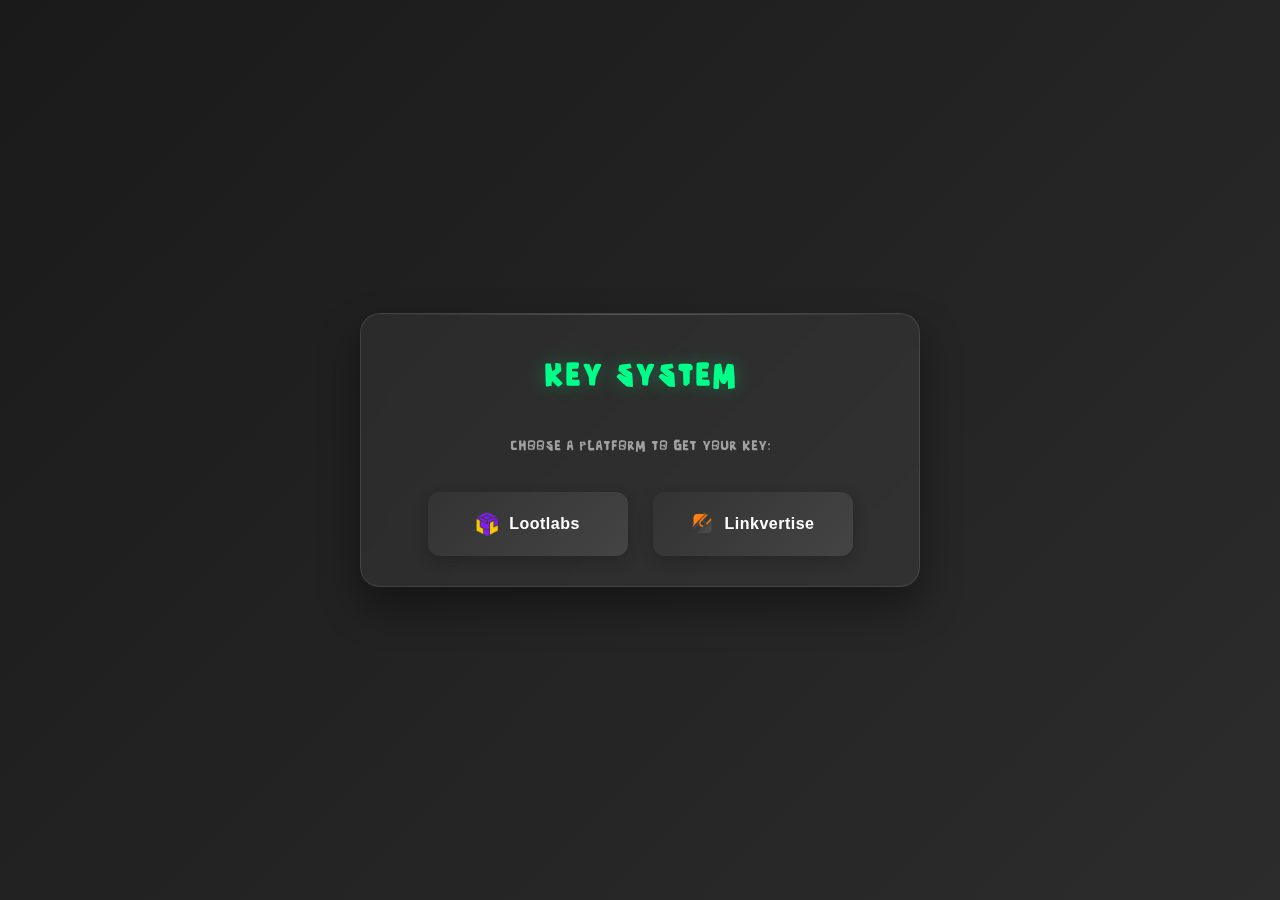
<file: index.html>
<html lang="en">
<head>
    <meta charset="UTF-8">
    <meta name="viewport" content="width=device-width, initial-scale=1.0">
    <title>Key System</title>
    <link rel="stylesheet" href="styles.css">
</head>
<body>
    <div class="container">
        <div class="key-system">
            <h1>Key System</h1>
            <p>Choose a platform to get your key:</p>
            <div class="button-container">
                <button id="lootlabs" class="key-button">
                    <span class="platform-name">
                        <img src="0x0.png" alt="Lootlabs Icon" class="platform-icon">
                        Lootlabs
                    </span>
                </button>
                <button id="linkvertise" class="key-button">
                    <span class="platform-name">
                        <img src="logoLinkvertise-Inh-Marc-Winter-255864DE-2101131647.png" alt="Linkvertise Icon" class="platform-icon">
                        Linkvertise
                    </span>
                </button>
            </div>
        </div>
    </div>
    <script src="main.js"></script>
</body>
  </html>
</file>
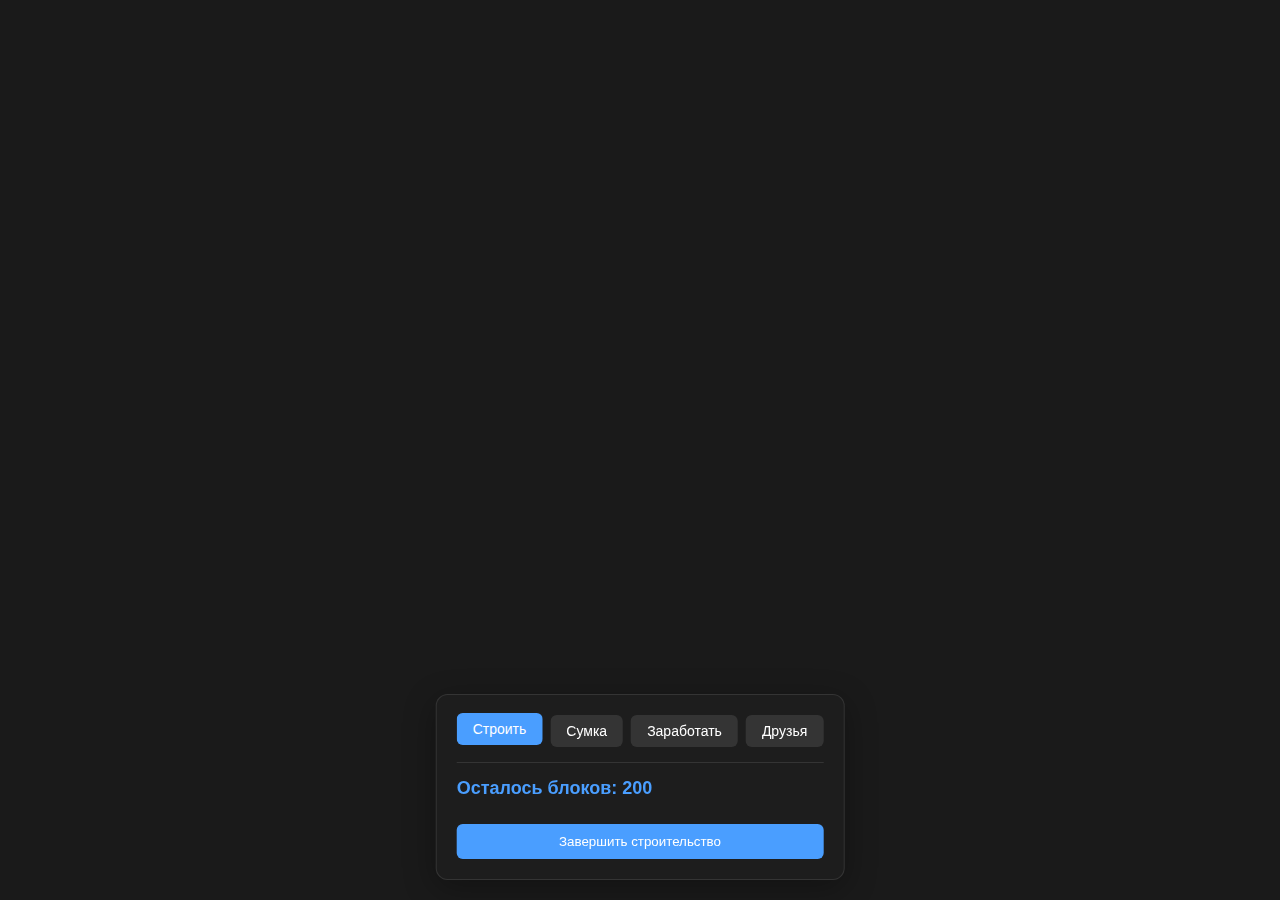
<file: FAGO.html>
<html lang="ru">
<head>
  <meta charset="UTF-8">
  <meta name="viewport" content="width=device-width, initial-scale=1.0">
  <title>FAGO - Строительство из Блоков</title>
  <link rel="stylesheet" href="FAGOStyles.css">
  <script type="importmap">
  {
    "imports": {
      "three": "https://unpkg.com/three@0.152.2/build/three.module.js",
      "OrbitControls": "https://unpkg.com/three@0.152.2/examples/jsm/controls/OrbitControls.js"
    }
  }
  </script>
</head>
<body>
  <div id="tabs">
    <div id="tabsNav">
      <button data-tab="build" class="active">Строить</button>
      <button data-tab="bag">Сумка</button>
      <button data-tab="earn">Заработать</button>
      <button data-tab="friends">Друзья</button>
    </div>
    <div id="tabsContent">
      <div id="tab-build" class="tab-panel active">
        <div id="blockCount">Осталось блоков: 200</div>
        <button id="finishBuildBtn">Завершить строительство</button>
      </div>
      <div id="tab-bag" class="tab-panel">
        <h3>Ваши постройки</h3>
        <ul id="bagList"></ul>
      </div>
      <div id="tab-earn" class="tab-panel">
        <h3>Задания</h3>
        <p>Нет доступных заданий.</p>
      </div>
      <div id="tab-friends" class="tab-panel">
        <h3>Друзья</h3>
        <button id="copyLink">Скопировать ссылку</button>
        <span id="copyMsg" style="display:none;">Ссылка скопирована!</span>
      </div>
    </div>
  </div>
  
  <div id="notification" class="notification"></div>
  
  <div id="gameContainer"></div>
  
  <script type="module" src="FAGOMain.js"></script>
</body>
</html>
</file>
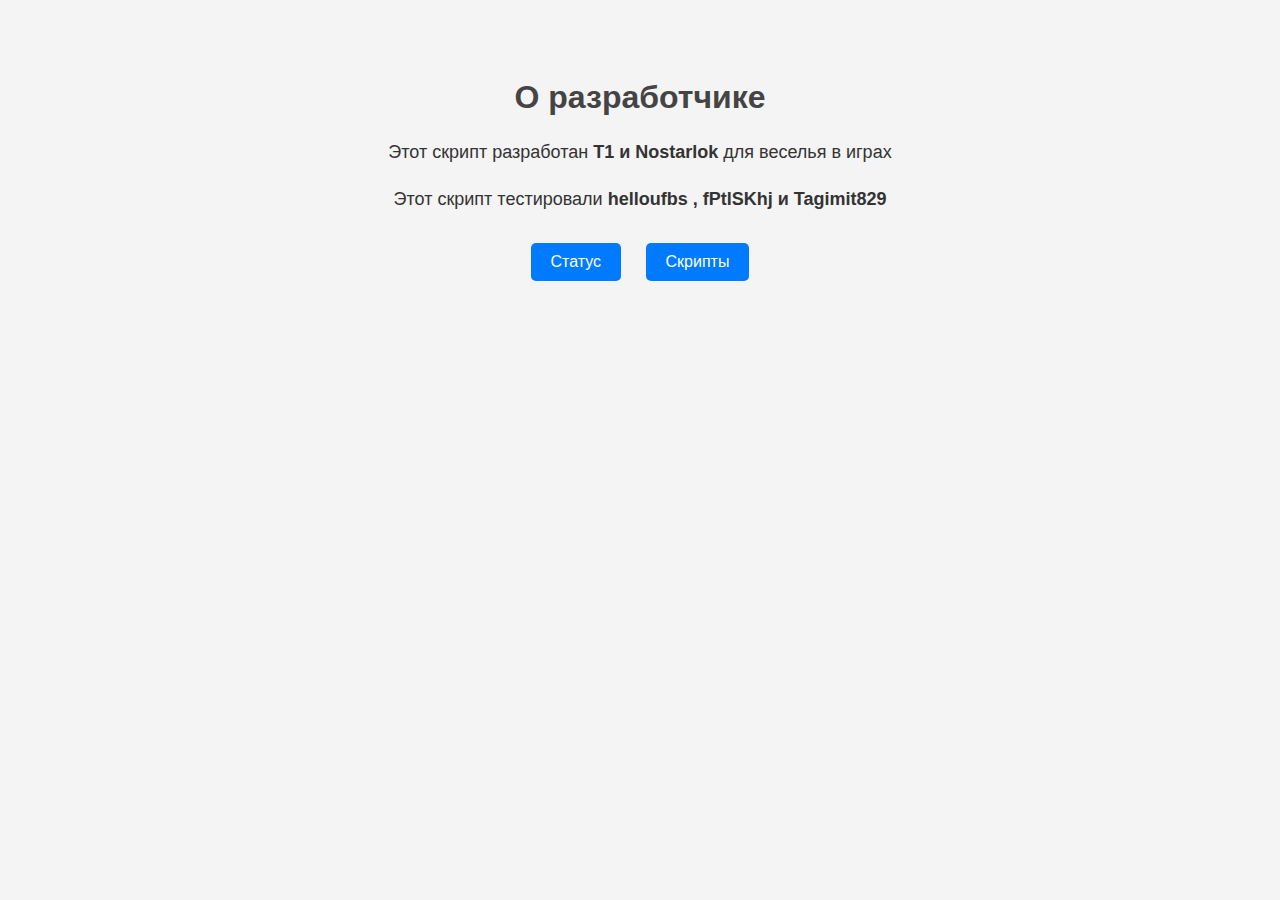
<file: main.html>
<!DOCTYPE html>
<html lang="ru">
<head>
    <meta charset="UTF-8">
    <meta name="viewport" content="width=device-width, initial-scale=1.0">
    <title>О разработчике</title>
    <meta name="description" content="T1 Hub - разрабы и бета-тестеры для Doors и TSB.">
    <meta name="keywords" content="Doors и TSB, скрипты, разработка">
    <link rel="icon" href="https://raw.githubusercontent.com/Over-Nixeolex-Heavor/T1.hub/refs/heads/main/t1_remake.ico" type="image/x-icon">
    <link rel="shortcut icon" href="https://raw.githubusercontent.com/Over-Nixeolex-Heavor/T1.hub/refs/heads/main/t1_remake.ico" type="image/x-icon">
    <style>
        body {
            font-family: Arial, sans-serif;
            background-color: #f4f4f4;
            color: #333;
            text-align: center;
            padding: 50px;
        }
        h1 {
            color: #444;
        }
        p {
            font-size: 18px;
            line-height: 1.6;
        }
        .buttons {
            margin-top: 20px;
        }
        .buttons a {
            display: inline-block;
            margin: 10px;
            padding: 10px 20px;
            font-size: 16px;
            color: #fff;
            background-color: #007BFF;
            text-decoration: none;
            border-radius: 5px;
            transition: background-color 0.3s ease;
        }
        .buttons a:hover {
            background-color: #0056b3;
        }
    </style>
</head>
<body>
    <h1>О разработчике</h1>
    <p>Этот скрипт разработан <strong>T1 и Nostarlok</strong> для веселья в играх</p>
    <p>Этот скрипт тестировали <strong>helloufbs , fPtlSKhj и Tagimit829</strong> </p>

    <div class="buttons">
        <a href="https://over-nixeolex-heavor.github.io/T1.hub/Status.html" target="_blank">Статус</a>
        <a href="https://over-nixeolex-heavor.github.io/T1.hub/Scripts.html" target="_blank">Скрипты</a>
    </div>

    <script>
        // Пример простого JavaScript
        document.querySelector('h1').addEventListener('click', function() {
            alert('Спасибо за внимание!');
        });
    </script>
</body>
</html>
</file>
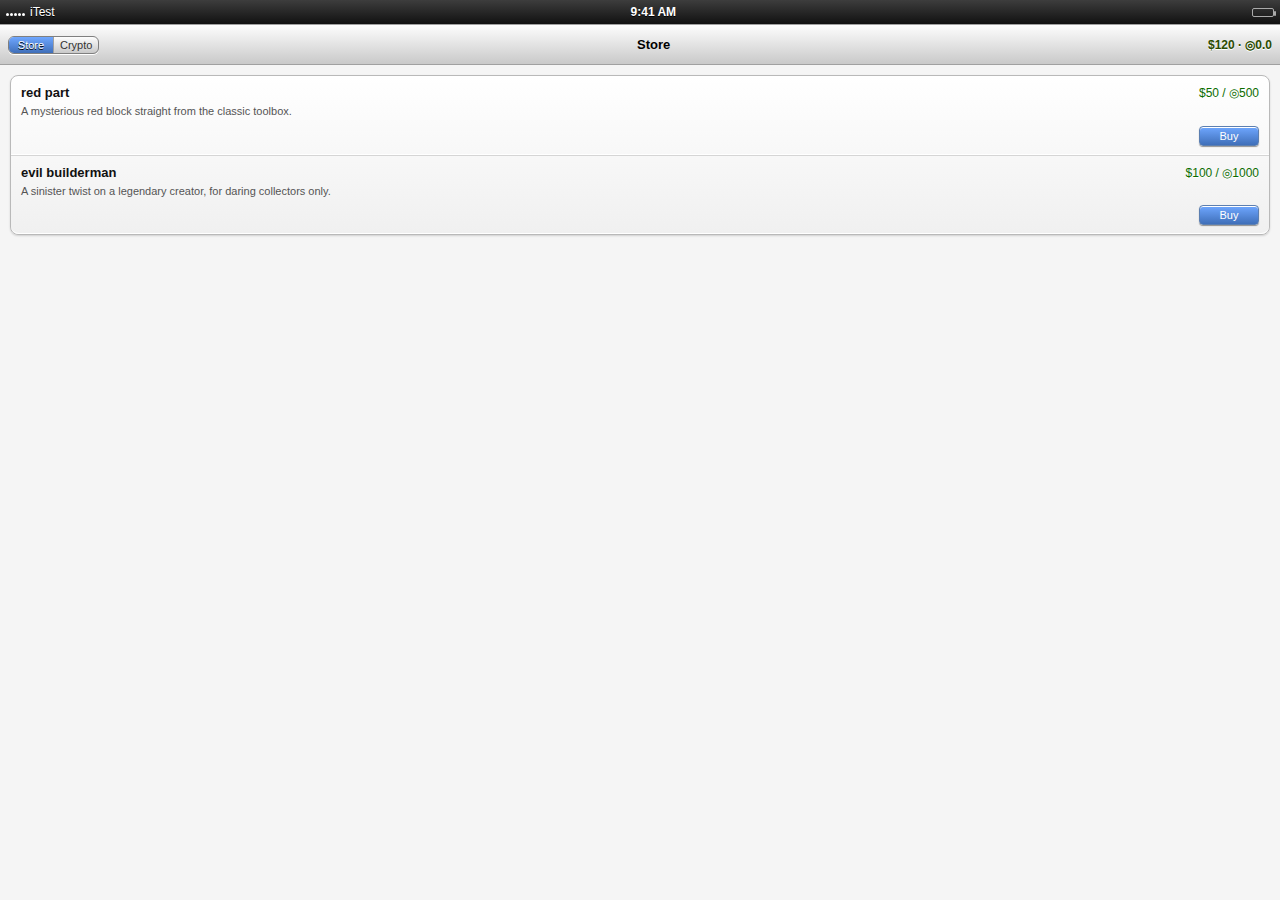
<file: retromodelstore.html>
<!DOCTYPE html>
<html lang="en">
<head>
  <meta charset="UTF-8" />
  <title>iOS 2 Test App</title>
  <meta name="viewport" content="width=device-width, initial-scale=1, viewport-fit=cover" />
  <link rel="stylesheet" href="retromodelstore.css" />
</head>
<body>
  <div class="status-bar">
    <div class="status-left">
      <span class="signal-dots">
        <span></span><span></span><span></span><span></span><span></span>
      </span>
      <span class="carrier">iTest</span>
    </div>
    <div class="status-center">9:41 AM</div>
    <div class="status-right">
      <span class="battery">
        <span class="battery-level"></span>
      </span>
    </div>
  </div>

  <div class="app-window app-root">
    <div class="app-nav">
      <span class="app-nav-side"></span>
      <span class="app-title" id="app-title"></span>
      <span class="app-balance" id="app-balance"></span>
    </div>
    <div class="app-content" id="app-content"></div>
  </div>

  <script type="module" src="retromodelstore.js"></script>
</body>
</html>
</file>
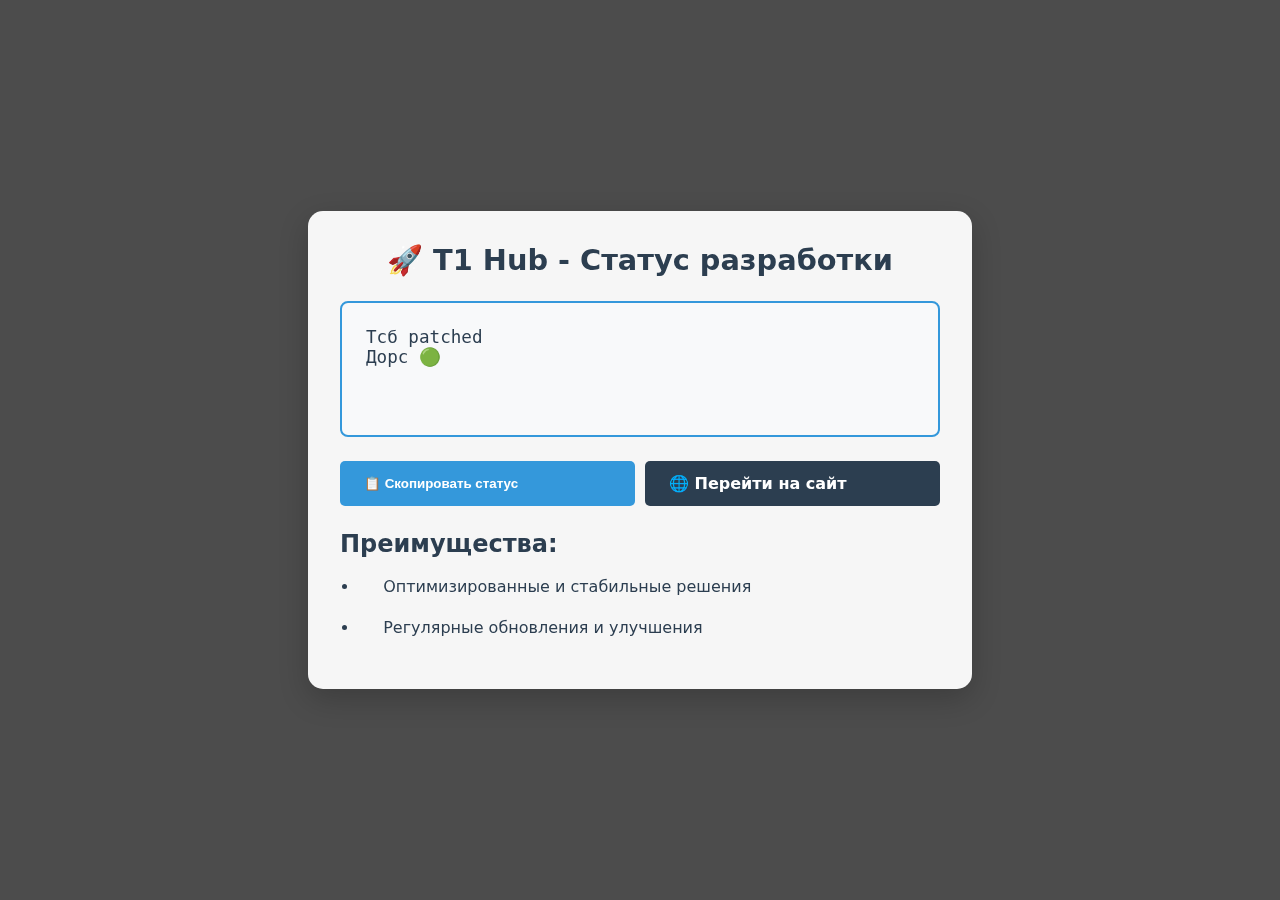
<file: Status.html>
<!DOCTYPE html>
<html lang="ru">
<head>
    <meta charset="UTF-8">
    <meta name="viewport" content="width=device-width, initial-scale=1.0">
    <title>T1 Hub - Статус</title>
    <meta name="description" content="T1 Hub - разработка скриптов для Doors и TSB.">
    <meta name="keywords" content="Doors и TSB, скрипты, разработка">
    <link rel="icon" href="https://raw.githubusercontent.com/Over-Nixeolex-Heavor/T1.hub/refs/heads/main/t1_remake.ico" type="image/x-icon">
    <link rel="shortcut icon" href="https://raw.githubusercontent.com/Over-Nixeolex-Heavor/T1.hub/refs/heads/main/t1_remake.ico" type="image/x-icon">
</head>
<body style="margin: 0; font-family: 'Segoe UI', system-ui, sans-serif; min-height: 100vh; background: linear-gradient(rgba(0, 0, 0, 0.7), rgba(0, 0, 0, 0.7)), url('https://i.ibb.co/Fbkk9Ld/photo-2024-12-24-15-19-06.jpg') center/cover fixed; display: flex; justify-content: center; align-items: center; color: #ecf0f1;">
    <div style="background: rgba(255, 255, 255, 0.95); padding: 2rem; border-radius: 15px; box-shadow: 0 10px 30px rgba(0, 0, 0, 0.2); width: 90%; max-width: 600px; margin: 20px; backdrop-filter: blur(10px); color: #2c3e50;">
        <h1 style="color: #2c3e50; margin: 0 0 1.5rem; font-size: 1.8rem; text-align: center;">🚀 T1 Hub - Статус разработки</h1>
        
        <div style="background: #f8f9fa; border: 2px solid #3498db; border-radius: 8px; padding: 1rem; margin-bottom: 1.5rem; position: relative;">
            <textarea id="textInput" readonly style="width: 100%; height: 80px; border: none; background: transparent; resize: none; font-family: monospace; font-size: 1.1rem; color: #2c3e50; padding: 0.5rem;">Тсб patched
Дорс 🟢</textarea>
        </div>

        <div style="display: flex; flex-wrap: wrap; gap: 10px; justify-content: center; margin-bottom: 1.5rem;">
            <button id="copyButton" style="padding: 0.8rem 1.5rem; border: none; border-radius: 5px; cursor: pointer; transition: all 0.3s ease; font-weight: 600; display: flex; align-items: center; gap: 8px; background: #3498db; color: white; flex: 1; min-width: 150px;">📋 Скопировать статус</button>
            <a href="https://over-nixeolex-heavor.github.io/T1.hub/Scripts.html" target="_blank" style="padding: 0.8rem 1.5rem; border: none; border-radius: 5px; cursor: pointer; font-weight: 600; display: flex; align-items: center; gap: 8px; background: #2c3e50; color: white; text-decoration: none; flex: 1; min-width: 150px;">🌐 Перейти на сайт</a>
        </div>
        
        <div>
            <h2 style="color: #2c3e50; margin-bottom: 1rem;">Преимущества:</h2>
            <ul style="text-align: left; padding-left: 1.2rem;">
                <li style="margin-bottom: 1rem; line-height: 1.6; position: relative; padding-left: 1.5rem;">Оптимизированные и стабильные решения</li>
                <li style="margin-bottom: 1rem; line-height: 1.6; position: relative; padding-left: 1.5rem;">Регулярные обновления и улучшения</li>
            </ul>
        </div>
    </div>

    <div id="notification" style="position: fixed; top: 20px; right: -300px; background: #27ae60; color: white; padding: 1rem 2rem; border-radius: 5px; transition: right 0.3s ease;">Текст скопирован!</div>

    <script>
        const copyButton = document.getElementById('copyButton');
        const notification = document.getElementById('notification');

        function showNotification() {
            notification.style.right = '20px';
            setTimeout(() => {
                notification.style.right = '-300px';
            }, 2000);
        }

        copyButton.addEventListener('click', () => {
            const text = document.getElementById('textInput').value;
            navigator.clipboard.writeText(text)
                .then(() => {
                    showNotification();
                    copyButton.textContent = '✅ Скопировано!';
                    setTimeout(() => {
                        copyButton.textContent = '📋 Скопировать статус';
                    }, 1500);
                })
                .catch(err => {
                    console.error('Ошибка копирования:', err);
                    alert('Не удалось скопировать текст');
                });
        });
    </script>
</body>
</html>
</file>
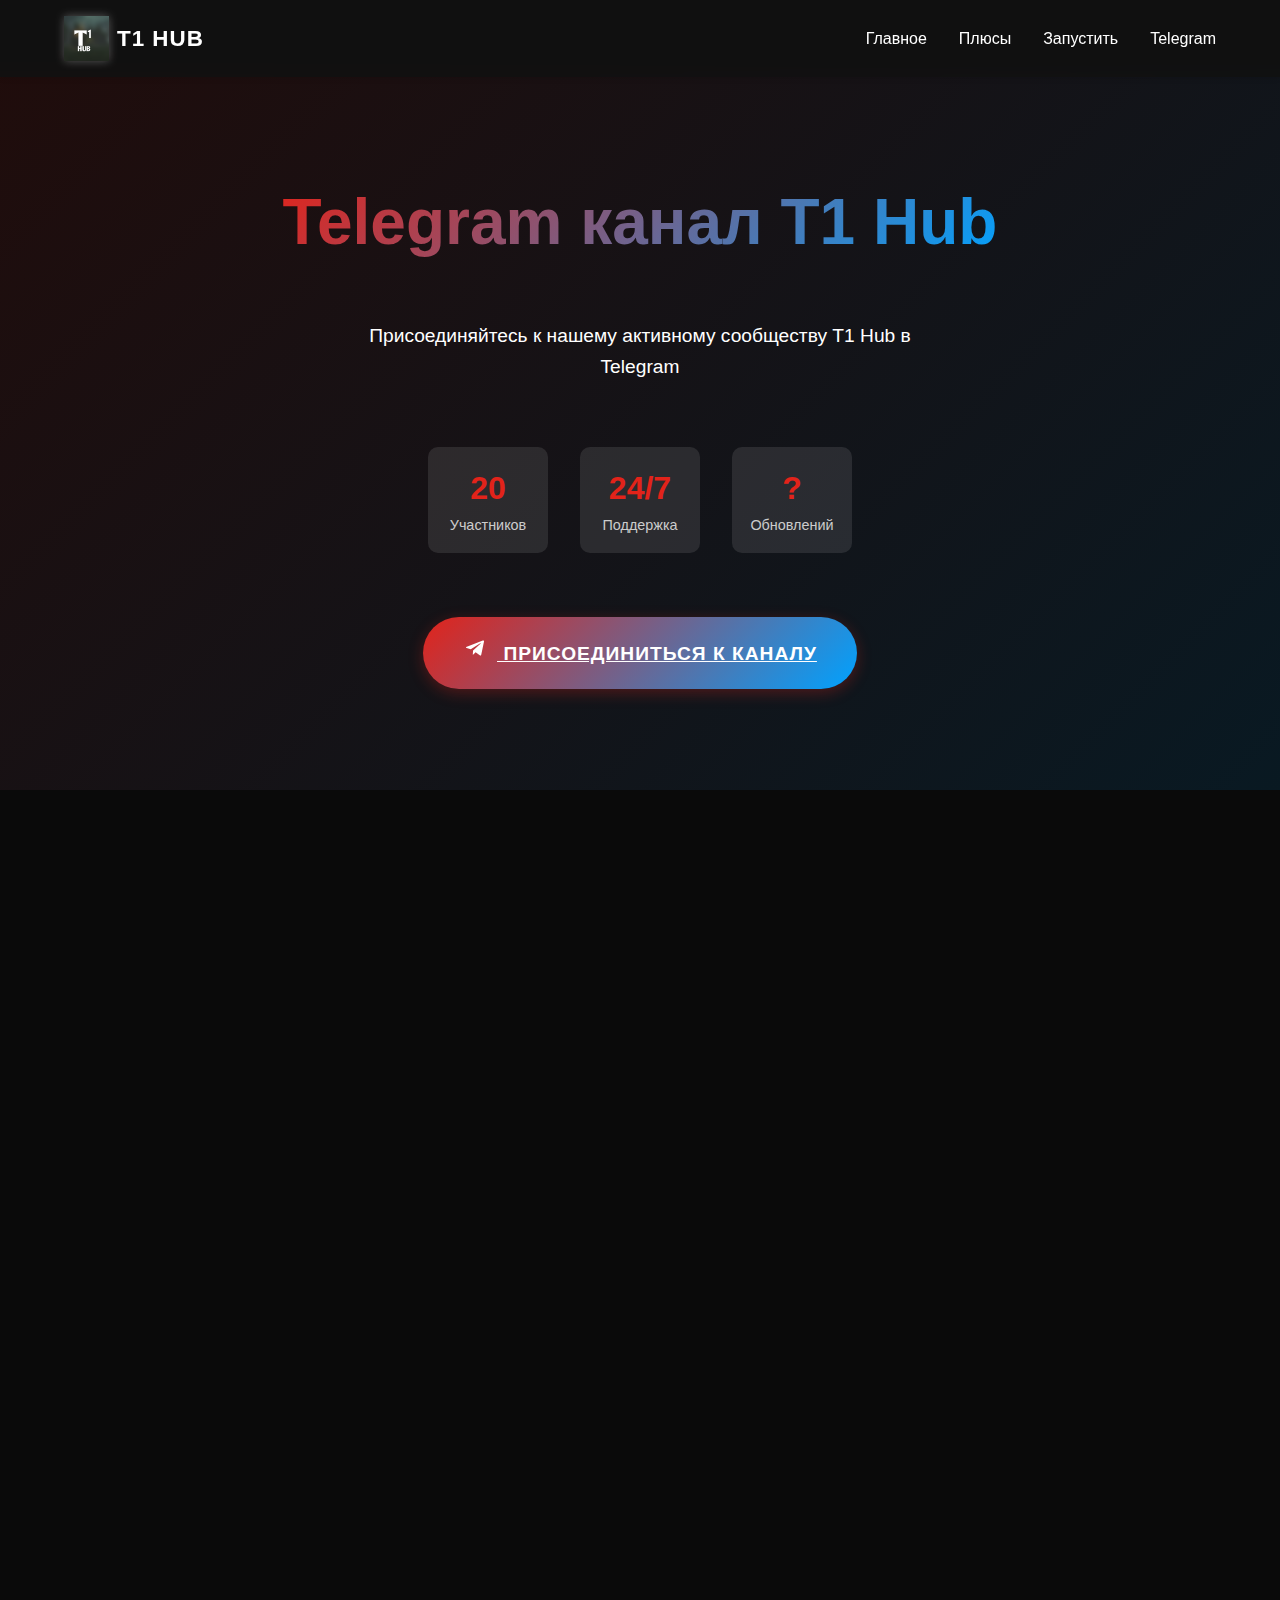
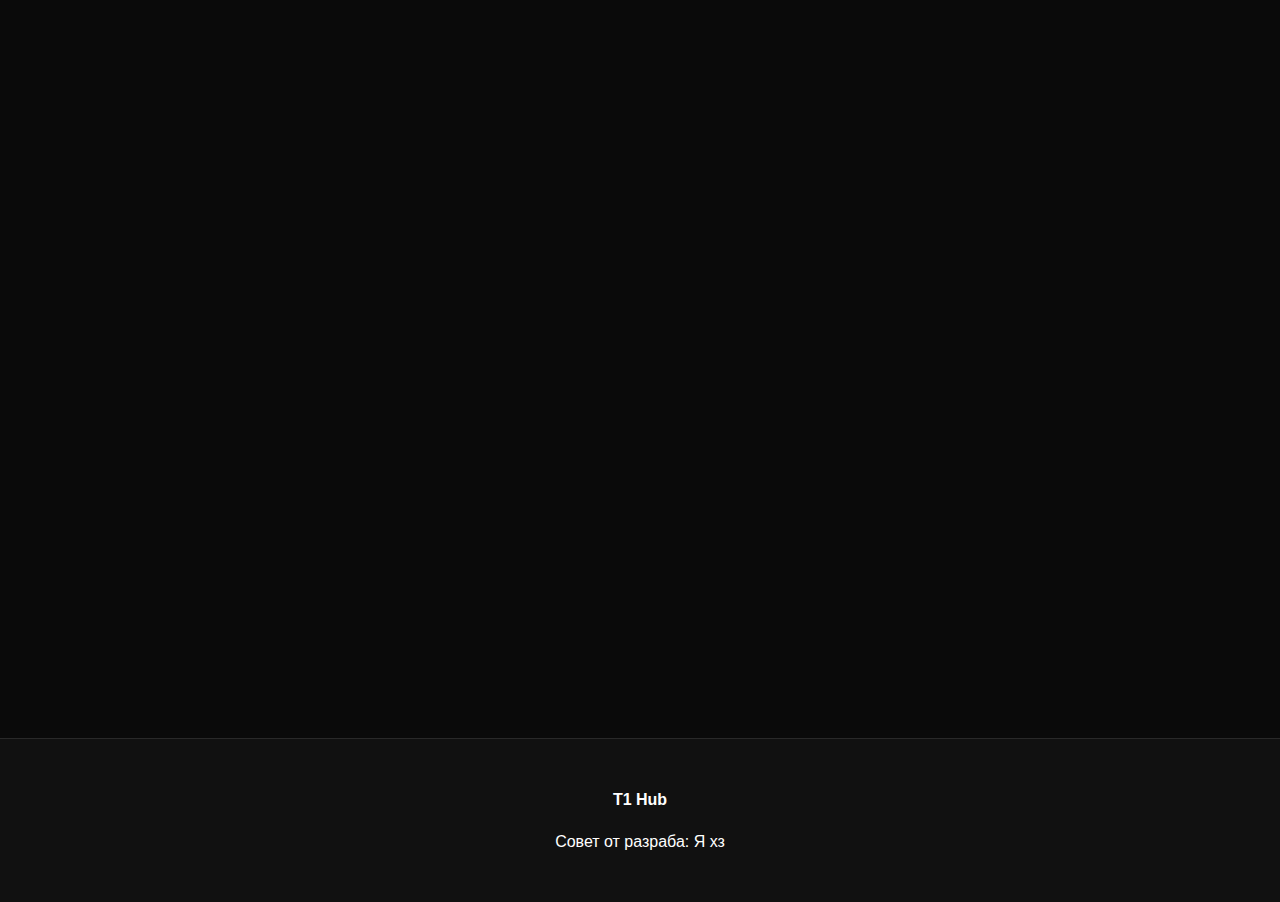
<file: telegram.html>
<!DOCTYPE html>
<html lang="ru">
<head>
    <meta charset="UTF-8">
    <meta name="viewport" content="width=device-width, initial-scale=1.0">
    <title>T1 Hub - Telegram Channel</title>
    <link rel="stylesheet" href="T1hubbCSS.css">
</head>
<body>
    <nav>
        <div class="logo">
            <img src="20250206_074742.png" alt="T1 Hub Logo" class="logo-image">
            <span>T1 Hub</span>
        </div>
        <ul>
            <li><a href="index.html">Главное</a></li>
            <li><a href="index.html#features">Плюсы</a></li>
            <li><a href="index.html#download">Запустить</a></li>
            <li><a href="telegram.html">Telegram</a></li>
        </ul>
    </nav>

    <main>
        <section class="hero">
            <h1>Telegram канал T1 Hub</h1>
            <p>Присоединяйтесь к нашему активному сообществу T1 Hub в Telegram</p>
            <div class="telegram-stats">
                <div class="stat-item">
                    <span class="stat-number">20</span>
                    <span class="stat-label">Участников</span>
                </div>
                <div class="stat-item">
                    <span class="stat-number">24/7</span>
                    <span class="stat-label">Поддержка</span>
                </div>
                <div class="stat-item">
                    <span class="stat-number">?</span>
                    <span class="stat-label">Обновлений</span>
                </div>
            </div>
            <a href="https://t.me/T1hubb" target="_blank" class="cta-button">
                <svg class="telegram-icon" viewBox="0 0 24 24" style="width: 24px; height: 24px; margin-right: 10px;">
                    <path fill="currentColor" d="M9.78,18.65L10.06,14.42L17.74,7.5C18.08,7.19 17.67,7.04 17.22,7.31L7.74,13.3L3.64,12C2.76,11.75 2.75,11.14 3.84,10.7L19.81,4.54C20.54,4.21 21.24,4.72 20.96,5.84L18.24,18.65C18.05,19.56 17.5,19.78 16.74,19.36L12.6,16.3L10.61,18.23C10.38,18.46 10.19,18.65 9.78,18.65Z"/>
                </svg>
                Присоединиться к каналу
            </a>
        </section>

        <section class="features">
            <h2>Что вы получите в нашем канале?</h2>
            <div class="feature-grid">
                <div class="feature-card">
                    <svg class="feature-icon" viewBox="0 0 24 24">
                        <path d="M21,3V15.5A3.5,3.5 0 0,1 17.5,19A3.5,3.5 0 0,1 14,15.5A3.5,3.5 0 0,1 17.5,12C18.04,12 18.55,12.12 19,12.34V6.47L9,8.6V17.5A3.5,3.5 0 0,1 5.5,21A3.5,3.5 0 0,1 2,17.5A3.5,3.5 0 0,1 5.5,14C6.04,14 6.55,14.12 7,14.34V6L21,3Z" fill="currentColor"/>
                    </svg>
                    <h3>Ранний доступ</h3>
                    <p>Получайте доступ к новым функциям и обновлениям раньше всех</p>
                </div>
                <div class="feature-card">
                    <svg class="feature-icon" viewBox="0 0 24 24">
                        <path d="M12,23A1,1 0 0,1 11,22V19H7A2,2 0 0,1 5,17V7A2,2 0 0,1 7,5H21A2,2 0 0,1 23,7V17A2,2 0 0,1 21,19H16.9L13.2,22.71C13,22.89 12.76,23 12.5,23H12" fill="currentColor"/>
                    </svg>
                    <h3>Прямое общение</h3>
                    <p>Общайтесь напрямую с разработчиками и другими пользователями</p>
                </div>
                <div class="feature-card">
                    <svg class="feature-icon" viewBox="0 0 24 24">
                        <path d="M21,16.5C21,16.88 20.79,17.21 20.47,17.38L12.57,21.82C12.41,21.94 12.21,22 12,22C11.79,22 11.59,21.94 11.43,21.82L3.53,17.38C3.21,17.21 3,16.88 3,16.5V7.5C3,7.12 3.21,6.79 3.53,6.62L11.43,2.18C11.59,2.06 11.79,2 12,2C12.21,2 12.41,2.06 12.57,2.18L20.47,6.62C20.79,6.79 21,7.12 21,7.5V16.5" fill="currentColor"/>
                    </svg>
                    <h3>Эксклюзивные гайды</h3>
                    <p>Получите доступ к подробным руководствам и секретам</p>
                </div>
            </div>
        </section>

        <section class="channel-info">
            <h2>О нашем канале</h2>
            <div class="info-content">
                <div class="info-card">
                    <h3>🚀 Быстрые обновления</h3>
                    <p>Узнавайте о новых версиях и обновлениях первыми</p>
                </div>
                <div class="info-card">
                    <h3>💬 Активное сообщество</h3>
                    <p>Общайтесь с единомышленниками и делитесь опытом</p>
                </div>
                <div class="info-card">
                    <h3>🔧 Техническая поддержка</h3>
                    <p>Получайте помощь при возникновении проблем</p>
                </div>
                <div class="info-card">
                    <h3>📢 Важные анонсы</h3>
                    <p>Будьте в курсе всех важных новостей и событий</p>
                </div>
            </div>
        </section>

        <section class="coming-soon">
            <img src="20250306_120432.jpg" alt="T1 Hub Gen2" class="gen2-image">
            <p class="soon-text">Скоро...</p>
        </section>
    </main>

    <footer>
        <div class="footer-content">
            <div class="footer-section">
                <h4>T1 Hub</h4>
                <p>Совет от разраба: Я хз</p>
            </div>
        </div>
    </footer>

    <button onclick="window.location.href='index.html'" class="mobile-back-button">
        <svg viewBox="0 0 24 24" style="width: 24px; height: 24px;">
            <path fill="currentColor" d="M20,11V13H8L13.5,18.5L12.08,19.92L4.16,12L12.08,4.08L13.5,5.5L8,11H20Z"/>
        </svg>
    </button>
    <script src="T1hubbJS.js"></script>
</body>
</html>
</file>
<file: styles.css>
@font-face {
    font-family: 'Do0rness';
    src: url('Do0rness-Regular.ttf') format('truetype');
}

* {
    margin: 0;
    padding: 0;
    box-sizing: border-box;
}

body {
    font-family: 'Do0rness', -apple-system, BlinkMacSystemFont, "Segoe UI", Roboto, sans-serif;
    background: linear-gradient(135deg, #1a1a1a 0%, #2c2c2c 100%);
    color: #ffffff;
    min-height: 100vh;
    display: flex;
    justify-content: center;
    align-items: center;
    line-height: 1.6;
}

.container {
    width: 100%;
    max-width: 600px;
    padding: 20px;
}

.key-system {
    background: rgba(255, 255, 255, 0.05);
    padding: 30px 20px;
    border-radius: 20px;
    box-shadow: 0 20px 40px rgba(0, 0, 0, 0.4);
    backdrop-filter: blur(10px);
    border: 1px solid rgba(255, 255, 255, 0.1);
    position: relative;
    overflow: hidden;
}

.key-system::before {
    content: '';
    position: absolute;
    top: 0;
    left: 0;
    right: 0;
    height: 1px;
    background: linear-gradient(90deg, transparent, rgba(255, 255, 255, 0.2), transparent);
}

h1 {
    text-align: center;
    margin-bottom: 25px;
    color: #00ff88;
    font-size: clamp(1.8em, 5vw, 2.5em);
    font-weight: 700;
    text-shadow: 0 0 20px rgba(0, 255, 136, 0.3);
    letter-spacing: 1px;
}

p {
    text-align: center;
    margin-bottom: 30px;
    color: #a0a0a0;
    font-size: clamp(0.9em, 4vw, 1.1em);
}

.button-container {
    display: flex;
    gap: clamp(10px, 3vw, 25px);
    justify-content: center;
    flex-wrap: wrap;
}

.key-button {
    padding: clamp(15px, 3vw, 20px) clamp(25px, 4vw, 35px);
    border: none;
    border-radius: 12px;
    background: linear-gradient(135deg, #333 0%, #444 100%);
    color: white;
    cursor: pointer;
    transition: all 0.3s ease;
    position: relative;
    overflow: hidden;
    box-shadow: 0 5px 15px rgba(0, 0, 0, 0.2);
    width: min(200px, 100%);
}

.key-button::before {
    content: '';
    position: absolute;
    top: 0;
    left: -100%;
    width: 100%;
    height: 100%;
    background: linear-gradient(
        90deg,
        transparent,
        rgba(255, 255, 255, 0.1),
        transparent
    );
    transition: 0.5s;
}

.key-button:hover {
    transform: translateY(-3px);
    background: linear-gradient(135deg, #444 0%, #555 100%);
    box-shadow: 0 8px 25px rgba(0, 0, 0, 0.3);
}

.key-button:hover::before {
    left: 100%;
}

.platform-name {
    font-size: clamp(1em, 4vw, 1.2em);
    font-weight: 600;
    letter-spacing: 0.5px;
    display: flex;
    align-items: center;
    justify-content: center;
    gap: 10px;
}

.platform-icon {
    width: 24px;
    height: 24px;
    object-fit: contain;
}

@keyframes fadeIn {
    from { opacity: 0; transform: translateY(20px); }
    to { opacity: 1; transform: translateY(0); }
}

.key-system {
    animation: fadeIn 0.8s ease-out forwards;
  }
</file>
<file: FAGOStyles.css>
body {
  margin: 0;
  padding: 0;
  font-family: 'Segoe UI', 'Arial', sans-serif;
  background: #1a1a1a;
  color: #ffffff;
  min-height: 100vh;
}

#loading {
  display: none;
}

#loading img {
  display: none;
}

#tabs {
  position: absolute;
  bottom: 20px;
  left: 50%;
  transform: translateX(-50%);
  z-index: 1200;
  background: rgba(30, 30, 30, 0.95);
  padding: 20px;
  border-radius: 12px;
  box-shadow: 0 8px 32px rgba(0, 0, 0, 0.3);
  backdrop-filter: blur(10px);
  border: 1px solid rgba(255, 255, 255, 0.1);
  min-width: 280px;
  max-width: 90%;
}

#tabsNav {
  display: flex;
  gap: 8px;
  margin-bottom: 15px;
  padding-bottom: 15px;
  border-bottom: 1px solid rgba(255, 255, 255, 0.1);
}

#tabsNav button {
  background: rgba(255, 255, 255, 0.1);
  border: none;
  color: #fff;
  padding: 8px 16px;
  cursor: pointer;
  border-radius: 6px;
  font-size: 14px;
  font-weight: 500;
  transition: all 0.2s ease;
}

#tabsNav button.active {
  background: #4a9eff;
  color: #fff;
  transform: translateY(-2px);
}

#tabsNav button:hover:not(.active) {
  background: rgba(255, 255, 255, 0.2);
}

.tab-panel {
  display: none;
  color: #fff;
}

.tab-panel.active {
  display: block;
  animation: fadeIn 0.3s ease;
}

#blockCount {
  font-size: 18px;
  font-weight: 600;
  color: #4a9eff;
  margin-bottom: 10px;
}

#bagList {
  list-style: none;
  padding: 0;
  max-height: 200px;
  overflow-y: auto;
  margin: 0;
}

#bagList li {
  padding: 10px;
  background: rgba(255, 255, 255, 0.05);
  margin-bottom: 8px;
  border-radius: 6px;
  font-size: 14px;
  transition: background 0.2s ease;
}

#bagList li:hover {
  background: rgba(255, 255, 255, 0.1);
}

#copyLink {
  background: #4a9eff;
  color: white;
  border: none;
  padding: 10px 20px;
  border-radius: 6px;
  cursor: pointer;
  font-weight: 500;
  transition: all 0.2s ease;
}

#copyLink:hover {
  background: #3b8be8;
  transform: translateY(-2px);
}

#copyMsg {
  margin-left: 10px;
  color: #4a9eff;
  font-size: 14px;
}

h3 {
  margin: 0 0 15px 0;
  font-size: 16px;
  font-weight: 600;
  color: #fff;
}

#gameContainer {
  position: fixed;
  top: 0;
  left: 0;
  width: 100%;
  height: 100%;
  z-index: 1000;
  transition: all 0.3s ease;
}

#finishBuildBtn {
  background: #4a9eff;
  color: white;
  border: none;
  padding: 10px 20px;
  border-radius: 6px;
  cursor: pointer;
  font-weight: 500;
  transition: all 0.2s ease;
  margin-top: 15px;
  width: 100%;
}

#finishBuildBtn:hover {
  background: #3b8be8;
  transform: translateY(-2px);
}

.notification {
  position: fixed;
  bottom: 100px;
  left: 50%;
  transform: translateX(-50%);
  background: rgba(30, 30, 30, 0.95);
  color: white;
  padding: 15px 25px;
  border-radius: 8px;
  box-shadow: 0 4px 12px rgba(0, 0, 0, 0.2);
  z-index: 2500;
  display: none;
  animation: slideUp 0.3s ease;
}

.building-item {
  background: rgba(255, 255, 255, 0.05);
  border-radius: 8px;
  padding: 15px;
  margin-bottom: 10px;
}

.building-info {
  display: flex;
  justify-content: space-between;
  margin-bottom: 12px;
  font-size: 14px;
}

.sell-btn {
  background: #50c878;
  color: white;
  border: none;
  padding: 8px 16px;
  border-radius: 6px;
  cursor: pointer;
  font-weight: 500;
  transition: all 0.2s ease;
  width: 100%;
}

.sell-btn:hover {
  background: #45b06a;
  transform: translateY(-2px);
}

.empty-bag {
  color: #888;
  text-align: center;
  padding: 20px !important;
}

@keyframes fadeIn {
  from { opacity: 0; transform: translateY(-10px); }
  to { opacity: 1; transform: translateY(0); }
}

@keyframes slideUp {
  from { transform: translate(-50%, 50px); opacity: 0; }
  to { transform: translate(-50%, 0); opacity: 1; }
}

::-webkit-scrollbar {
  width: 8px;
}

::-webkit-scrollbar-track {
  background: rgba(255, 255, 255, 0.1);
  border-radius: 4px;
}

::-webkit-scrollbar-thumb {
  background: rgba(255, 255, 255, 0.2);
  border-radius: 4px;
}

::-webkit-scrollbar-thumb:hover {
  background: rgba(255, 255, 255, 0.3);
}
</file>
<file: retromodelstore.css>
*,
*::before,
*::after {
  box-sizing: border-box;
  -webkit-tap-highlight-color: transparent;
}

html,
body {
  margin: 0;
  padding: 0;
  height: 100%;
  font-family: -apple-system, BlinkMacSystemFont, "Helvetica Neue", Arial, sans-serif;
  background: radial-gradient(circle at top, #f3f3f3 0, #d6d6d6 45%, #bababa 100%);
}

body {
  display: flex;
  flex-direction: column;
}

/* Status bar */

.status-bar {
  height: 22px;
  padding: 2px 6px;
  display: flex;
  align-items: center;
  justify-content: space-between;
  background: linear-gradient(to bottom, #3d3d3d, #111);
  color: #fff;
  font-size: 11px;
  text-shadow: 0 1px 0 #000;
}

.status-left,
.status-right {
  display: flex;
  align-items: center;
  gap: 4px;
}

.status-center {
  font-weight: 600;
}

.signal-dots span {
  display: inline-block;
  width: 3px;
  height: 3px;
  margin-right: 1px;
  border-radius: 50%;
  background: #fff;
}

.battery {
  width: 22px;
  height: 9px;
  border-radius: 2px;
  border: 1px solid #aaa;
  padding: 1px;
  position: relative;
}

.battery::after {
  content: "";
  position: absolute;
  right: -3px;
  top: 2px;
  width: 2px;
  height: 5px;
  border-radius: 1px;
  background: #aaa;
}

.battery-level {
  width: 70%;
  height: 100%;
  border-radius: 1px;
  background: linear-gradient(to right, #6fe17a, #3ac14a);
}

/* App window */

.app-root {
  position: relative;
  flex: 1;
  display: flex;
  flex-direction: column;
  background: #f5f5f5;
  border-top: 1px solid #a0a0a0;
}

.app-window {
  width: 100%;
  height: 100%;
  overflow: hidden;
}

.app-nav {
  height: 36px;
  padding: 4px 8px;
  background: linear-gradient(to bottom, #fdfdfd, #c9c9c9);
  border-bottom: 1px solid #a0a0a0;
  display: flex;
  align-items: center;
  justify-content: space-between;
}

.app-nav-side {
  min-width: 40px;
}

/* Segmented control in nav */

.nav-segmented {
  display: inline-flex;
  border-radius: 6px;
  overflow: hidden;
  border: 1px solid #7f7f7f;
  box-shadow: 0 1px 0 #fff;
  background: linear-gradient(to bottom, #fdfdfd, #c9c9c9);
}

.nav-seg-btn {
  padding: 2px 6px;
  font-size: 11px;
  border: none;
  background: transparent;
  color: #333;
  min-width: 44px;
}

.nav-seg-btn + .nav-seg-btn {
  border-left: 1px solid #a0a0a0;
}

.nav-seg-btn--active {
  background: linear-gradient(to bottom, #6fa7ff, #3f6fb9);
  color: #fff;
  text-shadow: 0 1px 0 #000;
}

.app-title {
  font-size: 13px;
  font-weight: 600;
  text-align: center;
  flex: 1;
}

.app-balance {
  min-width: 40px;
  text-align: right;
  font-size: 12px;
  font-weight: 600;
  color: #2b4b00;
  text-shadow: 0 1px 0 #fff;
}

.app-content {
  padding: 10px;
  font-size: 13px;
  line-height: 1.4;
  color: #222;
}

/* Notification */

.ios-note {
  position: fixed;
  left: 8px;
  right: 8px;
  top: 26px;
  margin: 0 auto;
  max-width: 420px;
  padding: 6px 10px;
  font-size: 11px;
  text-align: center;
  color: #111;
  background: linear-gradient(to bottom, #ffffff, #e3e3e3);
  border-radius: 10px;
  border: 1px solid #a2a2a2;
  box-shadow:
    0 1px 0 #fff inset,
    0 2px 4px rgba(0, 0, 0, 0.35);
  opacity: 0;
  transform: translateY(-10px);
  pointer-events: none;
  transition:
    opacity 0.2s ease-out,
    transform 0.2s ease-out;
  z-index: 50;
}

.ios-note--visible {
  opacity: 1;
  transform: translateY(0);
}

/* Product list */

.product-list {
  border-radius: 8px;
  border: 1px solid #b9b9b9;
  background: linear-gradient(to bottom, #ffffff, #f0f0f0);
  box-shadow: 0 1px 0 #fff inset, 0 1px 2px rgba(0, 0, 0, 0.15);
}

.product-item {
  padding: 8px 10px;
  border-top: 1px solid #d5d5d5;
  border-bottom: 1px solid #ffffff;
}

.product-item:first-child {
  border-top-left-radius: 8px;
  border-top-right-radius: 8px;
  border-top: none;
}

.product-item:last-child {
  border-bottom-left-radius: 8px;
  border-bottom-right-radius: 8px;
}

.product-header {
  display: flex;
  align-items: baseline;
  justify-content: space-between;
  margin-bottom: 2px;
}

.product-name {
  font-size: 13px;
  font-weight: 600;
  color: #111;
}

.product-price {
  font-size: 12px;
  color: #0b6c00;
  text-shadow: 0 1px 0 #fff;
}

.product-description {
  font-size: 11px;
  color: #555;
  margin-bottom: 6px;
}

.product-action-row {
  display: flex;
  justify-content: flex-end;
}

.buy-button {
  min-width: 60px;
  padding: 3px 8px;
  font-size: 11px;
  border-radius: 4px;
  border: 1px solid #5c7fb1;
  color: #fff;
  background: linear-gradient(to bottom, #6fa7ff, #3f6fb9);
  box-shadow: 0 1px 0 #fff inset, 0 1px 1px rgba(0, 0, 0, 0.4);
}

.buy-button:active {
  background: linear-gradient(to bottom, #3f6fb9, #6fa7ff);
}

.buy-button:disabled {
  opacity: 0.7;
  box-shadow: none;
}

/* Responsive tweaks */

@media (min-height: 600px) {
  .status-bar {
    height: 24px;
    font-size: 12px;
  }

  .app-nav {
    height: 40px;
  }
}
</file>
<file: T1hubbCSS.css>
:root {
    --primary-color: #E2231A;
    --secondary-color: #00A2FF;
    --text-color: #ffffff;
    --bg-color: #0A0A0A;
    --card-bg: #161616;
    --nav-bg: #111111;
    --hover-color: #1F1F1F;
    --border-color: #333;
    --accent-color: #FFD700;
    --gradient: linear-gradient(135deg, var(--primary-color), var(--secondary-color));
}

* {
    margin: 0;
    padding: 0;
    box-sizing: border-box;
}

body {
    font-family: 'Segoe UI', Tahoma, Geneva, Verdana, sans-serif;
    line-height: 1.6;
    color: var(--text-color);
    background: var(--bg-color);
}

nav {
    background: rgba(17, 17, 17, 0.8);
    padding: 1rem 5%;
    display: flex;
    justify-content: space-between;
    align-items: center;
    box-shadow: 0 2px 5px rgba(0,0,0,0.1);
    position: fixed;
    width: 100%;
    top: 0;
    z-index: 1000;
    backdrop-filter: blur(10px);
}

.logo {
    display: flex;
    align-items: center;
    gap: 0.5rem;
    font-weight: bold;
    font-size: 1.4rem;
    text-transform: uppercase;
    letter-spacing: 1px;
}

.logo-image {
    width: 45px;
    height: 45px;
    object-fit: contain;
    filter: drop-shadow(0 0 5px rgba(255, 255, 255, 0.3));
}

nav ul {
    display: flex;
    list-style: none;
    gap: 2rem;
}

nav a {
    text-decoration: none;
    color: var(--text-color);
    font-weight: 500;
    transition: color 0.3s;
}

nav a:hover {
    color: var(--primary-color);
}

main {
    margin-top: 70px;
}

.hero {
    background: var(--bg-color);
    position: relative;
    overflow: hidden;
    color: white;
    text-align: center;
    padding: 4rem 2rem;
    min-height: 80vh;
    display: flex;
    flex-direction: column;
    justify-content: center;
    align-items: center;
    gap: 2rem;
}

.hero::before {
    content: '';
    position: absolute;
    top: 0;
    left: 0;
    right: 0;
    bottom: 0;
    background: var(--gradient);
    opacity: 0.1;
    z-index: 0;
}

.hero > * {
    position: relative;
    z-index: 1;
}

.hero h1 {
    font-size: 4rem;
    margin-bottom: 1rem;
    background: var(--gradient);
    -webkit-background-clip: text;
    -webkit-text-fill-color: transparent;
    animation: titleFloat 3s ease-in-out infinite;
}

@keyframes titleFloat {
    0%, 100% { transform: translateY(0); }
    50% { transform: translateY(-10px); }
}

.hero p {
    font-size: 1.2rem;
    max-width: 600px;
    margin: 0 auto;
}

.cta-button {
    background: var(--gradient);
    color: white;
    border: none;
    padding: 1.2rem 2.5rem;
    font-size: 1.2rem;
    border-radius: 50px;
    cursor: pointer;
    transition: transform 0.3s, box-shadow 0.3s;
    font-weight: bold;
    text-transform: uppercase;
    letter-spacing: 1px;
    box-shadow: 0 4px 15px rgba(226, 35, 26, 0.3);
}

.cta-button:hover {
    transform: translateY(-2px);
    box-shadow: 0 5px 15px rgba(0,0,0,0.2);
}

.features {
    padding: 4rem 2rem;
    background: var(--bg-color);
}

.features h2 {
    text-align: center;
    margin-bottom: 3rem;
    font-size: 2.5rem;
}

.feature-grid {
    display: grid;
    grid-template-columns: repeat(auto-fit, minmax(250px, 1fr));
    gap: 2rem;
    max-width: 1200px;
    margin: 0 auto;
}

.feature-card {
    background: var(--card-bg);
    padding: 2.5rem;
    border-radius: 15px;
    text-align: center;
    box-shadow: 0 8px 32px rgba(0, 0, 0, 0.2);
    transition: all 0.3s ease;
    border: 1px solid rgba(255, 255, 255, 0.1);
    backdrop-filter: blur(10px);
    position: relative;
    overflow: hidden;
}

.feature-card:hover {
    transform: translateY(-10px);
    border-color: var(--primary-color);
}

.feature-card::before {
    content: '';
    position: absolute;
    top: var(--mouse-y);
    left: var(--mouse-x);
    width: 100px;
    height: 100px;
    background: radial-gradient(circle, rgba(255,255,255,0.1) 0%, rgba(255,255,255,0) 70%);
    transform: translate(-50%, -50%);
    pointer-events: none;
}

.feature-icon {
    width: 60px;
    height: 60px;
    padding: 12px;
    background: var(--gradient);
    border-radius: 50%;
    margin-bottom: 1.5rem;
    color: var(--primary-color);
}

.download {
    padding: 4rem 2rem;
    text-align: center;
}

.download h2 {
    margin-bottom: 3rem;
    font-size: 2.5rem;
}

.download-options {
    display: flex;
    justify-content: center;
    gap: 2rem;
    flex-wrap: wrap;
}

.download-card {
    background: var(--card-bg);
    padding: 2rem;
    border-radius: 10px;
    min-width: 250px;
    border: 1px solid var(--border-color);
}

.download-button {
    background: var(--primary-color);
    color: white;
    border: none;
    padding: 1rem 2rem;
    border-radius: 5px;
    margin-top: 1rem;
    cursor: pointer;
    transition: background-color 0.3s;
}

.download-button:hover {
    background: #c41e16;
}

.support {
    background: var(--secondary-color);
    color: white;
    text-align: center;
    padding: 4rem 2rem;
}

.support-button {
    background: white;
    color: var(--secondary-color);
    border: none;
    padding: 1rem 2rem;
    border-radius: 5px;
    margin-top: 2rem;
    cursor: pointer;
    transition: transform 0.3s;
}

.support-button:hover {
    transform: scale(1.05);
}

.copy-section {
    background: var(--card-bg);
    padding: 3rem;
    border-radius: 15px;
    max-width: 800px;
    margin: 2rem auto;
    border: 1px solid rgba(255, 255, 255, 0.1);
    backdrop-filter: blur(10px);
    box-shadow: 0 8px 32px rgba(0, 0, 0, 0.2);
}

.copy-section h3 {
    font-size: 2rem;
    margin-bottom: 1rem;
    background: var(--gradient);
    -webkit-background-clip: text;
    -webkit-text-fill-color: transparent;
}

.copy-section p {
    color: #ccc;
    margin-bottom: 2rem;
}

.code-container {
    display: flex;
    align-items: center;
    gap: 1rem;
    background: rgba(0, 0, 0, 0.3);
    padding: 1.5rem;
    border: 1px solid rgba(255, 255, 255, 0.1);
    border-radius: 10px;
    margin: 1.5rem 0;
}

.code-container + .code-container {
    margin-top: 1rem;
}

.code-text {
    flex-grow: 1;
    font-family: 'Consolas', monospace;
    background: rgba(0, 0, 0, 0.3);
    border: 1px solid rgba(255, 255, 255, 0.1);
    color: var(--text-color);
    padding: 1rem;
    width: 100%;
    border-radius: 8px;
    font-size: 1rem;
    cursor: default;
}

.copy-button {
    background: var(--gradient);
    color: white;
    border: none;
    padding: 0.8rem 1.5rem;
    border-radius: 8px;
    cursor: pointer;
    transition: all 0.3s ease;
    font-weight: bold;
}

.copy-button:hover {
    transform: translateY(-2px);
    box-shadow: 0 5px 15px rgba(226, 35, 26, 0.4);
}

.copy-button.copied {
    background: #28a745;
}

.revealed {
    opacity: 1 !important;
    transform: translateY(0) !important;
}

.coming-soon {
    padding: 4rem 2rem;
    text-align: center;
    background: var(--bg-color);
    position: relative;
    overflow: hidden;
}

.gen2-image {
    max-width: 600px;
    width: 100%;
    height: auto;
    border-radius: 15px;
    box-shadow: 0 8px 32px rgba(0, 0, 0, 0.4);
    margin-bottom: 2rem;
    transition: transform 0.3s ease;
}

.gen2-image:hover {
    transform: scale(1.02);
}

.soon-text {
    font-size: 2.5rem;
    font-weight: bold;
    color: var(--text-color);
    animation: pulseText 2s ease-in-out infinite;
}

@keyframes pulseText {
    0%, 100% { 
        opacity: 1;
        transform: scale(1);
    }
    50% { 
        opacity: 0.7;
        transform: scale(1.05);
    }
}

footer {
    background: var(--nav-bg);
    color: white;
    padding: 3rem 2rem;
    border-top: 1px solid rgba(255, 255, 255, 0.1);
    backdrop-filter: blur(10px);
}

.footer-content {
    display: flex;
    justify-content: center;
    text-align: center;
    max-width: 1200px;
    margin: 0 auto;
}

.footer-section h4 {
    margin-bottom: 1rem;
}

.footer-section ul {
    list-style: none;
}

.footer-section a {
    color: #ccc;
    text-decoration: none;
    transition: color 0.3s;
}

.footer-section a:hover {
    color: white;
}

.telegram-section {
    padding: 4rem 2rem;
    background: var(--card-bg);
    text-align: center;
}

.telegram-link {
    display: inline-flex;
    align-items: center;
    gap: 1rem;
    background: #0088cc;
    color: white;
    text-decoration: none;
    padding: 1rem 2rem;
    border-radius: 50px;
    font-size: 1.2rem;
    transition: transform 0.3s, box-shadow 0.3s;
}

.telegram-link:hover {
    transform: translateY(-2px);
    box-shadow: 0 5px 15px rgba(0, 136, 204, 0.4);
}

.telegram-icon {
    width: 24px;
    height: 24px;
    fill: currentColor;
}

.telegram-page {
    min-height: 100vh;
    padding-top: 80px;
    text-align: center;
}

.telegram-hero {
    padding: 4rem 2rem;
    background: var(--gradient);
    margin-bottom: 3rem;
}

.telegram-content {
    max-width: 800px;
    margin: 0 auto;
    padding: 2rem;
}

.telegram-features {
    display: grid;
    grid-template-columns: repeat(auto-fit, minmax(250px, 1fr));
    gap: 2rem;
    margin: 3rem 0;
}

.telegram-feature {
    background: var(--card-bg);
    padding: 2rem;
    border-radius: 15px;
    transition: transform 0.3s;
}

.telegram-feature:hover {
    transform: translateY(-5px);
}

.mobile-back-button {
    display: none;
    position: fixed;
    bottom: 20px;
    right: 20px;
    background: var(--primary-color);
    color: white;
    border: none;
    width: 50px;
    height: 50px;
    border-radius: 50%;
    box-shadow: 0 2px 10px rgba(0,0,0,0.3);
    cursor: pointer;
    z-index: 1000;
    transition: transform 0.3s, background-color 0.3s;
}

.mobile-back-button:hover {
    transform: scale(1.1);
    background-color: #c41e16;
}

@media (max-width: 768px) {
    nav ul {
        display: none;
    }
    
    .hero h1 {
        font-size: 2.5rem;
    }
    
    .feature-grid {
        grid-template-columns: 1fr;
    }
    
    .copy-section {
        margin: 1rem;
        padding: 1.5rem;
    }
    
    .code-container {
        flex-direction: column;
    }
    
    .copy-button {
        width: 100%;
        margin-top: 0.5rem;
    }
    
    .mobile-back-button {
        display: flex;
        align-items: center;
        justify-content: center;
    }
}

.news-section {
    padding: 4rem 2rem;
    text-align: center;
    background: var(--bg-color);
    position: relative;
    overflow: hidden;
}

.news-text {
    font-size: 1.2rem;
    margin: 2rem 0;
    color: var(--text-color);
}

.carousel-container {
    position: relative;
    max-width: 1200px;
    margin: 0 auto;
    padding: 0 40px;
}

.carousel {
    display: flex;
    overflow-x: scroll;
    scroll-behavior: smooth;
    scrollbar-width: none;
    -ms-overflow-style: none;
    gap: 20px;
    padding: 20px 0;
}

.carousel::-webkit-scrollbar {
    display: none;
}

.carousel-item {
    flex: 0 0 auto;
    width: 400px;
    height: 300px;
    border-radius: 15px;
    overflow: hidden;
    box-shadow: 0 4px 15px rgba(0, 0, 0, 0.3);
    transition: transform 0.3s ease;
    position: relative;
}

.carousel-item:hover {
    transform: scale(1.05);
}

.carousel-item img,
.carousel-item video {
    width: 100%;
    height: 100%;
    object-fit: cover;
    object-position: center;
}

.carousel-button {
    position: absolute;
    top: 50%;
    transform: translateY(-50%);
    background: rgba(0, 0, 0, 0.5);
    color: white;
    border: none;
    width: 40px;
    height: 40px;
    border-radius: 50%;
    cursor: pointer;
    z-index: 2;
    transition: background-color 0.3s ease;
}

.carousel-button:hover {
    background: rgba(0, 0, 0, 0.8);
}

.carousel-button.prev {
    left: 0;
}

.carousel-button.next {
    right: 0;
}

@media (max-width: 768px) {
    .carousel-item {
        width: 280px;
        height: 210px;
    }
    
    .carousel-container {
        padding: 0 20px;
    }
}

.telegram-stats {
    display: flex;
    gap: 2rem;
    justify-content: center;
    margin: 2rem 0;
}

.stat-item {
    text-align: center;
    padding: 1rem;
    background: rgba(255, 255, 255, 0.1);
    border-radius: 10px;
    min-width: 120px;
}

.stat-number {
    display: block;
    font-size: 2rem;
    font-weight: bold;
    color: var(--primary-color);
}

.stat-label {
    display: block;
    font-size: 0.9rem;
    color: #ccc;
}

.channel-info {
    padding: 4rem 2rem;
    background: var(--bg-color);
}

.channel-info h2 {
    text-align: center;
    margin-bottom: 3rem;
    font-size: 2.5rem;
}

.info-content {
    display: grid;
    grid-template-columns: repeat(auto-fit, minmax(250px, 1fr));
    gap: 2rem;
    max-width: 1200px;
    margin: 0 auto;
}

.info-card {
    background: var(--card-bg);
    padding: 2rem;
    border-radius: 15px;
    text-align: left;
    transition: all 0.3s ease;
    border: 1px solid rgba(255, 255, 255, 0.1);
}

.info-card h3 {
    margin-bottom: 1rem;
    color: var(--primary-color);
}

.info-card p {
    color: #ccc;
}

.info-card:hover {
    transform: translateY(-5px);
    border-color: var(--primary-color);
}

@media (max-width: 768px) {
    .telegram-stats {
        flex-direction: column;
        gap: 1rem;
    }
    
    .stat-item {
        width: 100%;
    }
    
    .info-content {
        grid-template-columns: 1fr;
    }
}
</file>
